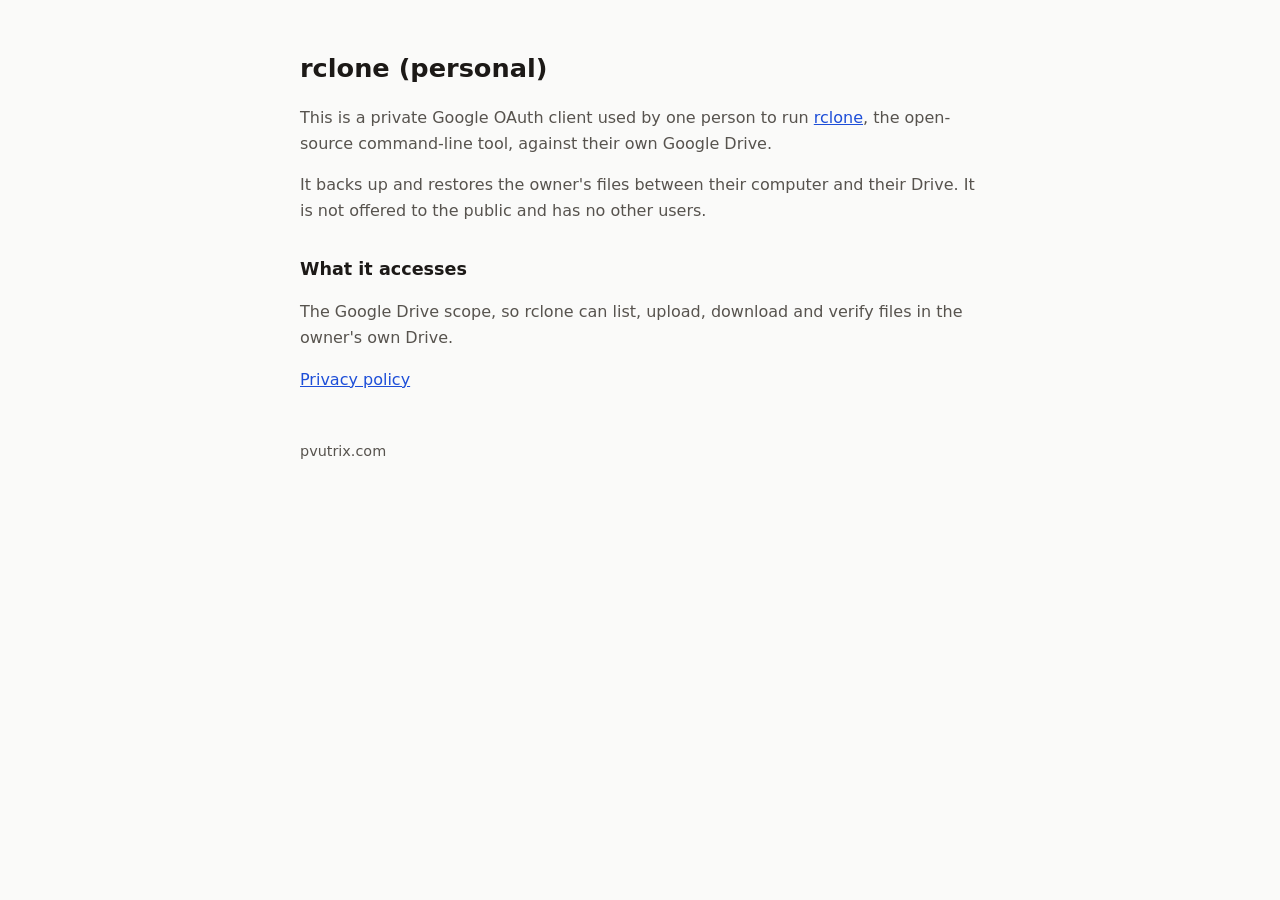
<file: index.html>
<!doctype html>
<html lang="en"><head><meta charset="utf-8"><meta name="viewport" content="width=device-width,initial-scale=1">
<title>rclone (personal)</title><link rel="stylesheet" href="style.css"></head>
<body>
<h1>rclone (personal)</h1>
<p>This is a private Google OAuth client used by one person to run <a href="https://rclone.org">rclone</a>, the open-source command-line tool, against their own Google Drive.</p>
<p>It backs up and restores the owner's files between their computer and their Drive. It is not offered to the public and has no other users.</p>
<h2>What it accesses</h2>
<p>The Google Drive scope, so rclone can list, upload, download and verify files in the owner's own Drive.</p>
<p><a href="privacy.html">Privacy policy</a></p>
<footer>pvutrix.com</footer>
</body></html>
</file>
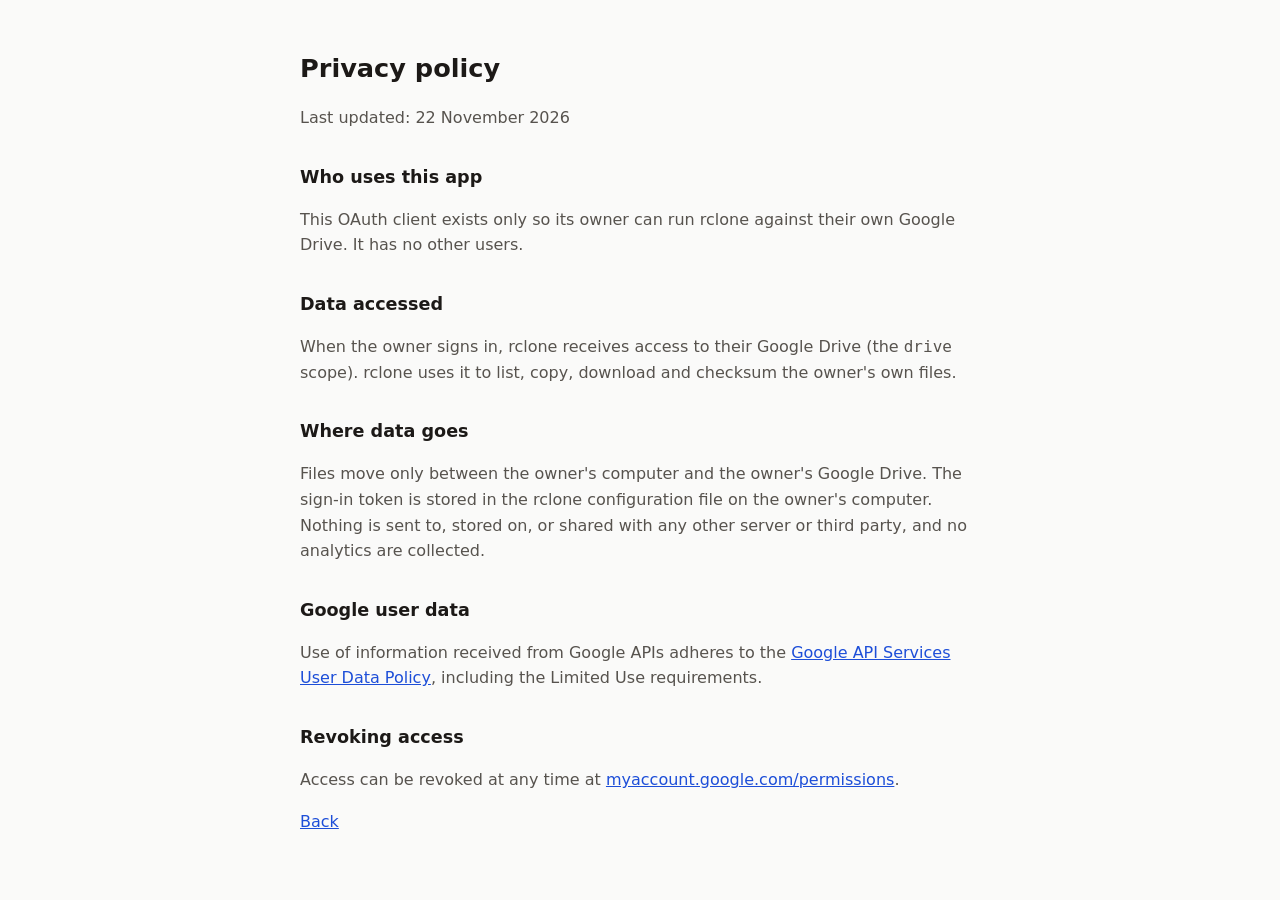
<file: privacy.html>
<!doctype html>
<html lang="en"><head><meta charset="utf-8"><meta name="viewport" content="width=device-width,initial-scale=1">
<title>rclone privacy policy</title><link rel="stylesheet" href="style.css"></head>
<body>
<h1>Privacy policy</h1>
<p>Last updated: 22 November 2026</p>
<h2>Who uses this app</h2>
<p>This OAuth client exists only so its owner can run rclone against their own Google Drive. It has no other users.</p>
<h2>Data accessed</h2>
<p>When the owner signs in, rclone receives access to their Google Drive (the <code>drive</code> scope). rclone uses it to list, copy, download and checksum the owner's own files.</p>
<h2>Where data goes</h2>
<p>Files move only between the owner's computer and the owner's Google Drive. The sign-in token is stored in the rclone configuration file on the owner's computer. Nothing is sent to, stored on, or shared with any other server or third party, and no analytics are collected.</p>
<h2>Google user data</h2>
<p>Use of information received from Google APIs adheres to the <a href="https://developers.google.com/terms/api-services-user-data-policy">Google API Services User Data Policy</a>, including the Limited Use requirements.</p>
<h2>Revoking access</h2>
<p>Access can be revoked at any time at <a href="https://myaccount.google.com/permissions">myaccount.google.com/permissions</a>.</p>
<p><a href="index.html">Back</a></p>
</body></html>
</file>
<file: style.css>
:root{--bg:#fafaf9;--fg:#1c1917;--muted:#57534e;--link:#1d4ed8}
@media (prefers-color-scheme:dark){:root{--bg:#1c1917;--fg:#f5f5f4;--muted:#a8a29e;--link:#93c5fd}}
body{background:var(--bg);color:var(--fg);font:16px/1.6 system-ui,-apple-system,sans-serif;max-width:680px;margin:0 auto;padding:48px 16px}
h1{font-size:1.6rem;margin:0 0 .5rem}h2{font-size:1.1rem;margin-top:2rem}p,li{color:var(--muted)}a{color:var(--link)}
footer{margin-top:3rem;font-size:.9rem;color:var(--muted)}
</file>
